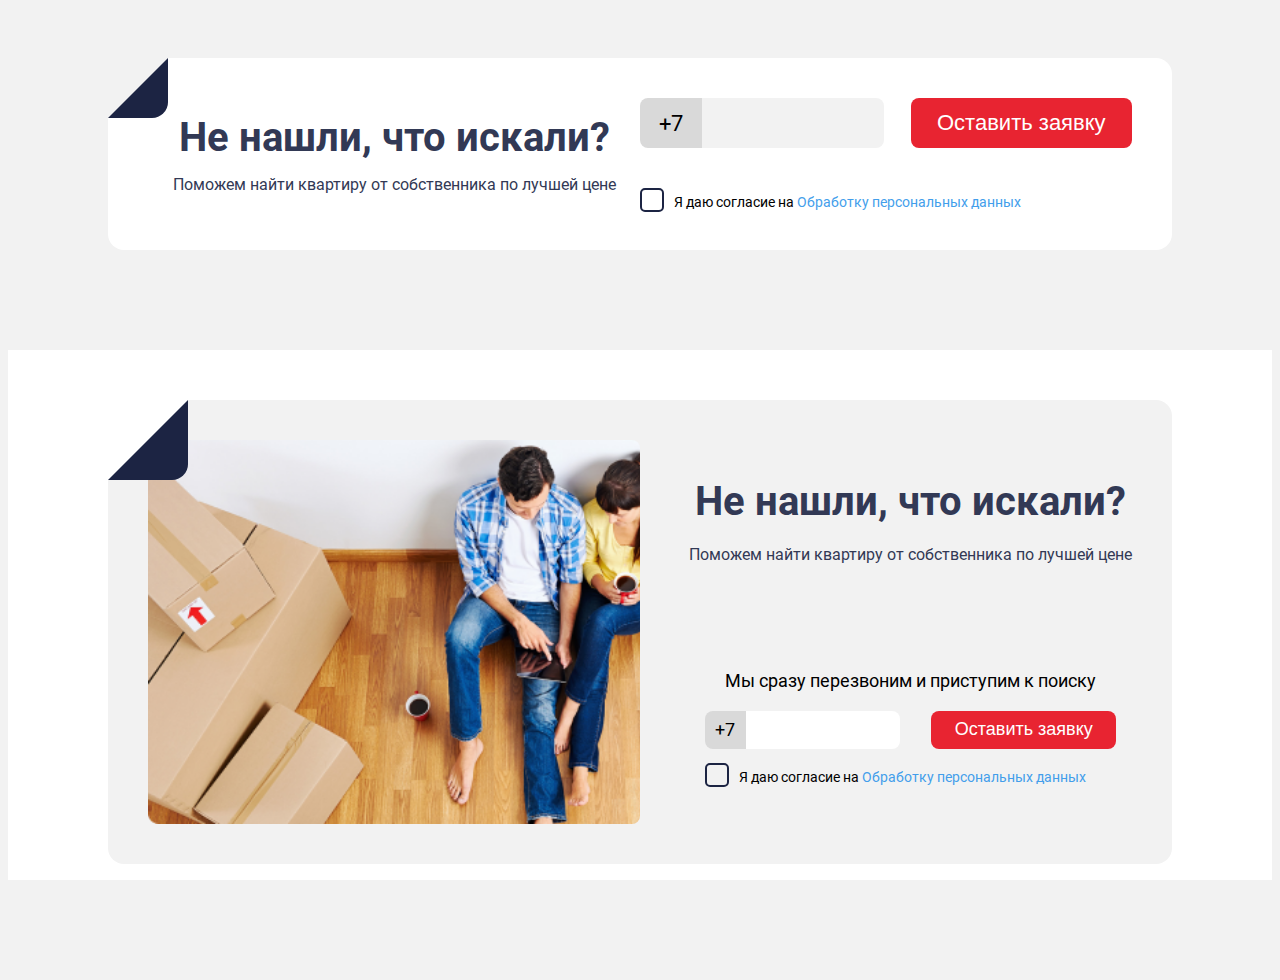
<file: app/templates/miniApplicationForm.html>
<!DOCTYPE html>
<html lang="rus">
  <head>
    <meta charset="UTF-8" />
    <meta name="viewport" content="width=device-width, initial-scale=1.0" />
    <title>Быстрая заявка на подбор</title>
    <link rel="stylesheet" href="../css/common/applicationForm.css" />
    <style>
      .main {
        margin-bottom: 100px;
      }
    </style>
  </head>

  <body>
    <div class="main">
      <div class="main_applicationForm-section">
        <div class="applicationForm">
          <div class="applicationForm_boorkmark"></div>
          <div class="applicationForm_advertismentInfo-section">
            <span class="advertismentInfo-section_header"
              >Не нашли, что искали?</span
            >
            <span class="advertismentInfo-section_subheader"
              >Поможем найти квартиру от собственника по лучшей цене</span
            >
          </div>
          <form
            action="#"
            method="post"
            class="applicationForm_applyInfo-section"
          >
            <div class="applyInfo-section_requiredActions-section">
              <div class="requiredActions-section_telephone-input">
                <div class="telephone-input_preNumber">+7</div>
                <input type="text" class="telephone-input_number" />
              </div>
              <button class="requredActions-section_apply-button">
                Оставить заявку
              </button>
            </div>
            <input
              type="checkbox"
              name="agreeCheckbox"
              id="agreeCheckbox"
              class="applyInfo-section_personalAgree-checkbox"
            />
            <label for="agreeCheckbox" class="personalAgree-label"
              >Я даю согласие на
              <a href="#">Обработку персональных данных</a></label
            >
          </form>
        </div>
      </div>
    </div>
    <div class="main">
      <div class="main_applicationFormBig-section">
        <div class="applicationFormBig">
          <div class="applicationFormBig_bookmark"></div>
          <div class="applicationFormBig_image"></div>
          <div class="applicationFormBig_application-section">
            <div class="applicationFormBig_advertisment-section">
              <span class="advertismentInfoBig-section_header"
                >Не нашли, что искали?</span
              >
              <span class="advertismentInfoBig-section_subheader"
                >Поможем найти квартиру от собственника по лучшей цене</span
              >
            </div>
            <div class="applicationFormBig_advertisment-section">
              <span class="advertisment-section_text"
                >Мы сразу перезвоним и приступим к поиску</span
              >
              <form action="#" method="POST" class="advertisment-section_form">
                <div class="form_requiredActions-section">
                  <div class="requiredActions-section_input">
                    <div class="input_preInput">+7</div>
                    <input type="text" class="input_number" />
                  </div>
                  <button class="requiredActions-section_button-big">
                    Оставить заявку
                  </button>
                </div>
                <div class="form_licenceAgreement-section">
                  <input
                    type="checkbox"
                    name="agreeCheckbox"
                    id="agreeCheckboxBig"
                    class="applyInfo-section_personalAgree-checkbox"
                  />
                  <label for="agreeCheckboxBig" class="personalAgree-label"
                    >Я даю согласие на
                    <a href="#">Обработку персональных данных</a></label
                  >
                </div>
              </form>
            </div>
          </div>
        </div>
      </div>
    </div>
    <div class="main">
      <div class="main_applicationForm-section-mobile">
        <div class="applicationForm-mobile">
          <div class="applicatonForm_info-section-mobile">
            <span class="info-section-mobile_header"
              >Не нашли, что искали?</span
            >
            <span class="info-section-mobile_subheader"
              >Поможем найти квартиру от собственника по лучшей цене</span
            >
          </div>
          <div class="applicationForm_apply-section-mobile">
            <form
              action="#"
              method="post"
              class="applicationForm_applyInfo-section-mobile"
            >
              <div class="applyInfo-section_requiredActions-section">
                <div class="requiredActions-section_telephone-input">
                  <div class="telephone-input_preNumber">+7</div>
                  <input type="text" class="telephone-input_number" />
                </div>
                <button class="requredActions-section_apply-button">
                  Оставить заявку
                </button>
              </div>
              <input
                type="checkbox"
                name="agreeCheckbox"
                id="agreeCheckbox"
                class="applyInfo-section_personalAgree-checkbox"
              />
              <label for="agreeCheckbox" class="personalAgree-label"
                >Я даю согласие на
                <a href="#">Обработку персональных данных</a></label
              >
            </form>
          </div>
        </div>
      </div>
    </div>
  </body>
</html>
</file>
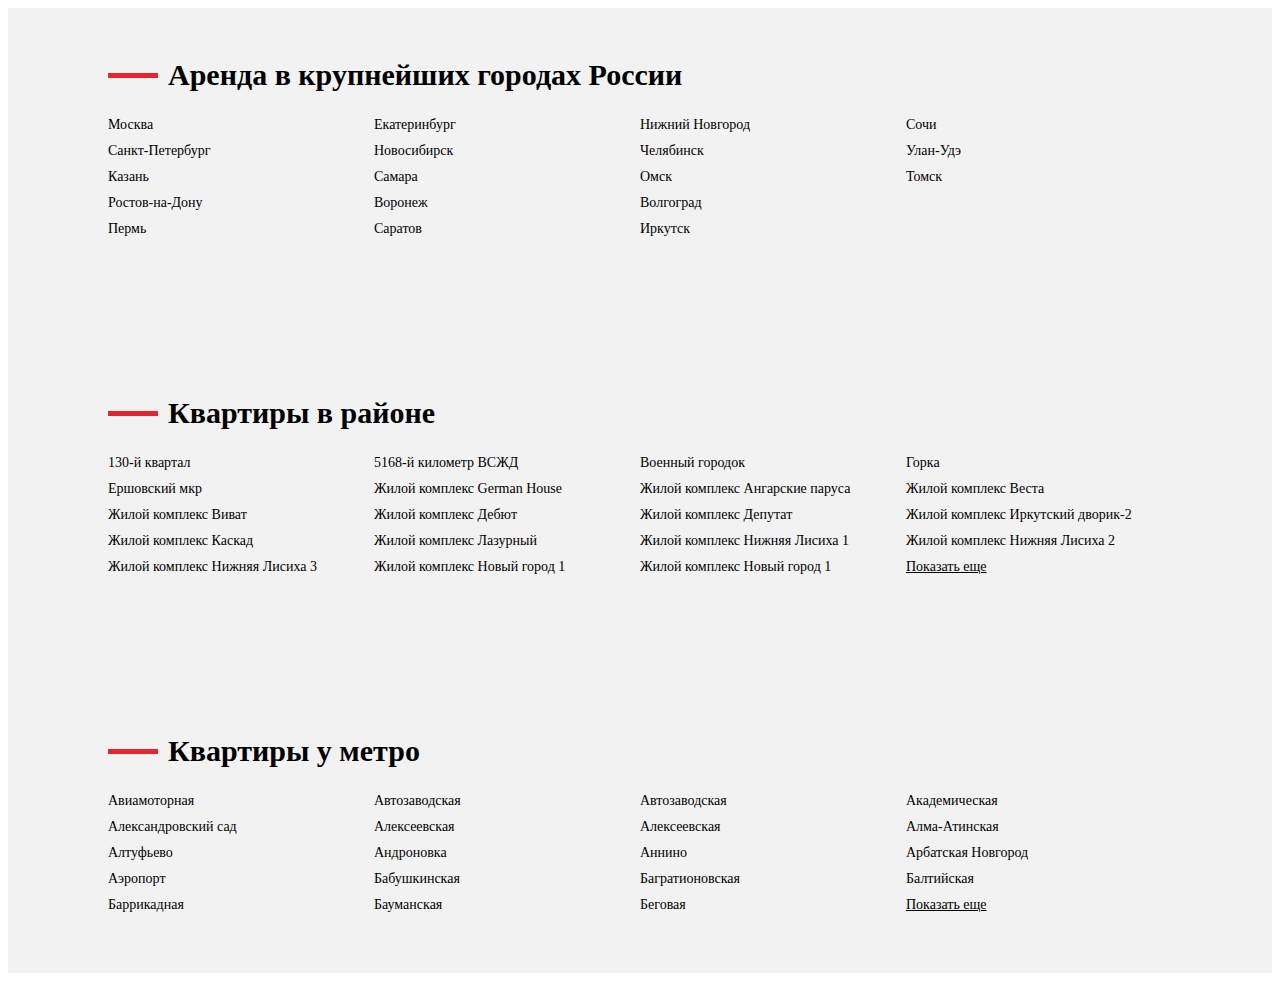
<file: app/templates/prefooter.html>
<!DOCTYPE html>
<html lang="en">
  <head>
    <meta charset="UTF-8" />
    <meta http-equiv="X-UA-Compatible" content="IE=edge" />
    <meta name="viewport" content="width=device-width, initial-scale=1.0" />
    <title>Prefooter</title>
    <link rel="stylesheet" href="../css/common/preFooterNavigation.css" />
  </head>
  <body>
    <div class="main">
      <div class="main_prefooter-section">
        <div class="prefooter-section_city-section">
          <div class="main_header-block">
            <span class="red-line"></span>
            <div class="main_section-block">
              <span class="main_section-header"
                >Аренда в крупнейших городах России</span
              >
            </div>
          </div>
          <div class="city-section_table">
            <section>
              <a href="#">Москва</a>
              <a href="#">Екатеринбург</a>
              <a href="#">Нижний Новгород</a>
              <a href="#">Сочи</a>
            </section>
            <section>
              <a href="#">Санкт-Петербург</a>
              <a href="#">Новосибирск</a>
              <a href="#">Челябинск</a>
              <a href="#">Улан-Удэ</a>
            </section>
            <section>
              <a href="#">Казань</a>
              <a href="#">Самара</a>
              <a href="#">Омск</a>
              <a href="#">Томск</a>
            </section>
            <section>
              <a href="#">Ростов-на-Дону</a>
              <a href="#">Воронеж</a>
              <a href="#">Волгоград</a>
            </section>
            <section>
              <a href="#">Пермь</a>
              <a href="#">Саратов</a>
              <a href="#">Иркутск</a>
            </section>
          </div>
        </div>
        <div class="prefooter-section_district-section">
          <div class="main_header-block">
            <span class="red-line"></span>
            <div class="main_section-block">
              <span class="main_section-header">Квартиры в районе</span>
            </div>
          </div>
          <div class="district-section_table">
            <section>
              <a href="#">130-й квартал</a>
              <a href="#">5168-й километр ВСЖД</a>
              <a href="#">Военный городок</a>
              <a href="#">Горка</a>
            </section>
            <section>
              <a href="#">Ершовский мкр</a>
              <a href="#">Жилой комплекс German House</a>
              <a href="#">Жилой комплекс Ангарские паруса</a>
              <a href="#">Жилой комплекс Веста</a>
            </section>
            <section>
              <a href="#">Жилой комплекс Виват</a>
              <a href="#">Жилой комплекс Дебют</a>
              <a href="#">Жилой комплекс Депутат</a>
              <a href="#">Жилой комплекс Иркутский дворик-2</a>
            </section>
            <section>
              <a href="#">Жилой комплекс Каскад</a>
              <a href="#">Жилой комплекс Лазурный</a>
              <a href="#">Жилой комплекс Нижняя Лисиха 1</a>
              <a href="#">Жилой комплекс Нижняя Лисиха 2</a>
            </section>
            <section>
              <a href="#">Жилой комплекс Нижняя Лисиха 3</a>
              <a href="#">Жилой комплекс Новый город 1</a>
              <a href="#">Жилой комплекс Новый город 1</a>
              <a href="#" style="text-decoration: underline">Показать еще</a>
            </section>
          </div>
        </div>
        <div class="prefooter-section_subway-section">
          <div class="main_header-block">
            <span class="red-line"></span>
            <div class="main_section-block">
              <span class="main_section-header">Квартиры у метро</span>
            </div>
          </div>
          <div class="subway-section_table">
            <section>
              <a href="#">Авиамоторная</a>
              <a href="#">Автозаводская</a>
              <a href="#">Автозаводская</a>
              <a href="#">Академическая</a>
            </section>
            <section>
              <a href="#">Александровский сад</a>
              <a href="#">Алексеевская</a>
              <a href="#">Алексеевская</a>
              <a href="#">Алма-Атинская</a>
            </section>
            <section>
              <a href="#">Алтуфьево</a>
              <a href="#">Андроновка</a>
              <a href="#">Аннино</a>
              <a href="#">Арбатская Новгород</a>
            </section>
            <section>
              <a href="#">Аэропорт</a>
              <a href="#">Бабушкинская</a>
              <a href="#">Багратионовская</a>
              <a href="#">Балтийская</a>
            </section>
            <section>
              <a href="#">Баррикадная</a>
              <a href="#">Бауманская</a>
              <a href="#">Беговая</a>
              <a href="#" style="text-decoration: underline">Показать еще</a>
            </section>
          </div>
        </div>
      </div>
    </div>
  </body>
</html>
</file>
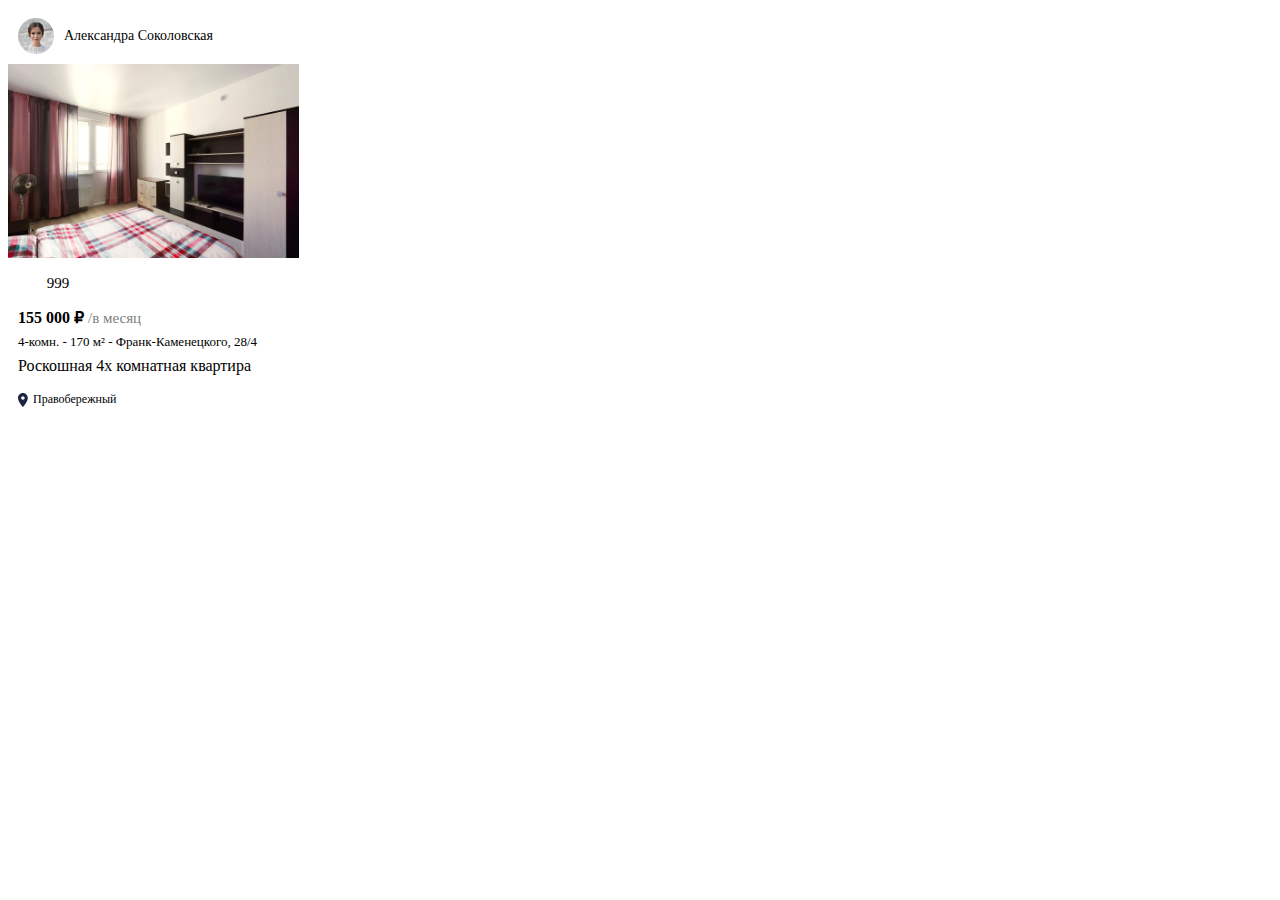
<file: app/templates/templateAdvert.html>
<!DOCTYPE html>
<html lang="en">
  <head>
    <meta charset="UTF-8" />
    <meta http-equiv="X-UA-Compatible" content="IE=edge" />
    <meta name="viewport" content="width=device-width, initial-scale=1.0" />
    <title>Карточка объявления</title>
    <link rel="stylesheet" href="../css/common/advertCard.css" />
  </head>
  <body>
    <div class="advertisments-section_advert-card">
      <div class="advert-card_panel-info-section">
        <div class="advert-card_info-section">
          <div class="info-section_avatar"></div>
          <span class="info-section_name">Александра Соколовская</span>
        </div>
      </div>
      <div class="advert-card_objPhotos-section">
        <img src="../img/main/main_rentAdvertisment-card.jpg" alt=":(" />
        <img src="../img/main/main_rentAdvertisment-card.jpg" alt=":(" />
        <img src="../img/main/main_rentAdvertisment-card.jpg" alt=":(" />
        <img src="../img/main/main_rentAdvertisment-card.jpg" alt=":(" />
        <img src="../img/main/main_rentAdvertisment-card.jpg" alt=":(" />
      </div>
      <div class="advert-card_infoCard-section">
        <div class="advert-card_panel-section">
          <div class="panel-section_section unfilledHeart"></div>
          <div class="panel-section_section counter">999</div>
          <div class="panel-section_section unfilledShare"></div>
        </div>
        <div class="advert-card_objInfo-section">
          <div class="objInfo-section_price-tag">
            <span class="price-tag_price">155 000 ₽</span>
            <span class="price-tag_per-month">/в месяц</span>
          </div>
          <div class="objInfo-section_flat-parameters">
            <span class="flat-parameters_roomAmount-span">4-комн.</span>
            -
            <span class="flat-parameters_flatArea-span">170 м²</span>
            -
            <span class="flat-parameters_flatAddress-span"
              >Франк-Каменецкого, 28/4</span
            >
          </div>
          <div class="objInfo-section_flat-description">
            Роскошная 4х комнатная квартира
          </div>
        </div>
        <div class="advert-card_objAddress-section">
          <img
            src="../img/main/main_map-checkmark.svg"
            class="objAddress-section_map-checkmark"
          />
          <span class="objAddress-section_address-span">Правобережный</span>
        </div>
      </div>
    </div>
  </body>
</html>
</file>
<file: app/css/common/applicationForm.css>
/* Шрифты жирный и обычный */
@font-face {
  font-family: "Roboto";
  font-weight: 400;
  src: url("../../fonts/Roboto-Regular.ttf");
}
@font-face {
  font-family: "Roboto";
  font-weight: 700;
  src: url("../../fonts/Roboto-Bold.ttf");
}

@font-face {
  font-family: "Roboto";
  font-weight: 300;
  src: url("../../fonts/Roboto-Light.ttf");
}
body {
  font-family: "Roboto";
  background-color: #f2f2f2;
}

/* Стили для мини-формы заявки-----------------------------------------------  */
.main_applicationForm-section {
  height: fit-content;
  padding: 50px 100px 0px 100px;
}

.applicationForm {
  position: relative;
  display: flex;
  padding: 40px;
  height: fit-content;
  background-color: #fff;
  border-radius: 16px;
  justify-content: space-between;
}

.applicationForm_boorkmark {
  position: absolute;
  top: 0px;
  left: 0px;
  border-top: 30px solid transparent;
  border-left: 30px solid transparent;
  border-right: 30px solid #1c2443;
  border-bottom: 30px solid #1c2443;
  border-radius: 0px 0px 16px 0px;
  background-color: #f2f2f2;
}

.applicationForm_advertismentInfo-section {
  display: flex;
  flex-direction: column;
  width: 50%;
  justify-content: center;
  align-items: center;
}
.advertismentInfo-section_header {
  color: #323955;
  font-weight: bold;
  font-size: 40px;
  margin-bottom: 14px;
}

.advertismentInfo-section_subheader {
  color: #323955;
  font-weight: 400;
  font-size: 16px;
}
.applicationForm_applyInfo-section {
  display: flex;
  flex-direction: column;
  width: 50%;
}
.applyInfo-section_requiredActions-section {
  display: flex;
  width: 100%;
  height: fit-content;
}

.requiredActions-section_telephone-input {
  display: flex;
  height: 50px;
  width: 50%;
  margin-right: 5%;
}
.telephone-input_preNumber {
  background-color: #d9d9d9;
  display: flex;
  align-items: center;
  justify-content: center;
  border-radius: 8px 0px 0px 8px;
  font-size: 22px;
  width: 25%;
  height: 100%;
}

.telephone-input_number {
  outline: none;
  border: none;
  background-color: #f2f2f2;
  margin-left: 0px;
  padding: 0;
  padding-left: 10px;
  font-size: 20px;
  width: 70%;
  height: 100%;
  border-radius: 0px 8px 8px 0px;
}

.requredActions-section_apply-button {
  width: 45%;
  height: 100%;
  background-color: #e82431;
  color: white;
  outline: none;
  border: none;
  border-radius: 8px;
  font-size: 22px;
  font-weight: normal;
  cursor: pointer;
}

.requredActions-section_apply-button:active {
  box-shadow: 0px 5px 20px rgba(0, 0, 0, 0.3);
}

.applyInfo-section_personalAgree-checkbox {
  display: none;
}
.applyInfo-section_personalAgree-checkbox + label::before {
  content: "";
  display: inline-block;
  position: relative;
  top: 5px;
  width: 20px;
  height: 20px;
  border: 2px solid #1c2443;
  border-radius: 5px;
  margin-right: 10px;
  background-repeat: no-repeat;
  background-position: center center;
  background-size: 50% 50%;
}

.applyInfo-section_personalAgree-checkbox:checked + label::before {
  border-color: #1c2443;
  background-color: #1c2443;
  background-image: url("../../img/main/checkmark.svg");
}

.personalAgree-label > a,
.personalAgree-label > a:visited {
  text-decoration: none;
  color: #429eeb;
}

.personalAgree-label > a:hover,
.personalAgree-label > a:active {
  color: #e82431;
}

.personalAgree-label {
  margin-top: 15px;
  font-size: 14px;
}
/* ----------------------------------------------- Конец стилей для мини-формы заявки */

/* Начало стилей для большой формы заявки на подбор -----------------------------------------------  */

.main_applicationFormBig-section {
  padding: 50px 100px 0px 100px;
  background-color: #fff;
  height: 480px;
}
.applicationFormBig {
  position: relative;
  padding: 40px;
  height: 80%;
  display: flex;
  background-color: #f2f2f2;
  border-radius: 16px;
  justify-content: space-between;
}

.applicationFormBig_bookmark {
  position: absolute;
  top: 0px;
  left: 0px;
  border-top: 40px solid transparent;
  border-left: 40px solid transparent;
  border-right: 40px solid #1c2443;
  border-bottom: 40px solid #1c2443;
  border-radius: 0px 0px 16px 0px;
  background-color: #fff;
  z-index: 100;
}

.applicationFormBig_image {
  background-image: url("../../img/main/main_applicationForm.png");
  width: 50%;
  height: 100%;
  background-size: cover;
  border-radius: 8px;
}

.applicationFormBig_application-section {
  display: flex;
  flex-direction: column;
  justify-content: space-around;
  align-items: center;
}

.applicationFormBig_advertisment-section {
  display: flex;
  flex-direction: column;
  height: 30%;
  align-items: center;
}

.advertismentInfoBig-section_header {
  color: #323955;
  font-size: 40px;
  font-weight: bold;
  margin-bottom: 20px;
}

.advertismentInfoBig-section_subheader {
  color: #323955;
  font-size: 16px;
  font-weight: normal;
}

.advertisment-section_text {
  font-size: 18px;
  margin-bottom: 20px;
}

.advertisment-section_form {
  display: flex;
  flex-direction: column;
  align-items: flex-start;
  justify-content: space-between;
  height: 100%;
  width: 100%;
}

.form_requiredActions-section {
  display: flex;
  height: 50%;
  max-height: 40px;
  width: 100%;
}

.requiredActions-section_input {
  display: flex;
  width: 50%;
  margin-right: 5%;
}

.input_preInput {
  background-color: #d9d9d9;
  font-size: 18px;
  display: flex;
  align-items: center;
  justify-content: center;
  width: 20%;
  height: 100%;
  border-radius: 8px 0 0 8px;
}

.input_number {
  border: none;
  outline: none;
  font-size: 18px;
  width: 70%;
  height: 100%;
  padding: 0;
  padding-left: 10px;
  border-radius: 0 8px 8px 0;
}

.requiredActions-section_button-big {
  background-color: #e82431;
  border: none;
  height: 100%;
  width: 45%;
  border-radius: 8px;
  font-size: 18px;
  color: white;
}

/* Мобильная заявка на подбор */
.main_applicationForm-section-mobile {
  display: none;
  flex-direction: column;
  justify-content: center;
  align-items: center;
  background-color: #f2f2f2;
  max-height: 300px;
  height: 300px;
  width: 100%;
  margin-bottom: 30px;
}
.applicationForm-mobile {
  width: 86%;
  height: 100%;
  background-color: #fff;
  padding: 0px 20px;
  display: flex;
  flex-direction: column;
  justify-content: space-around;
  border-radius: 8px;
}
.applicatonForm_info-section-mobile {
  display: flex;
  flex-direction: column;
  align-items: center;
  justify-content: center;
  height: 40%;
  width: 100%;
}

.info-section-mobile_header {
  font-size: 40px;
  font-weight: bold;
  color: #323955;
  margin-bottom: 10px;
}

.info-section-mobile_subheader {
  font-size: 20px;
}

.applicationForm_apply-section-mobile {
  width: 100%;
  height: fit-content;
}
.applicationForm_applyInfo-section-mobile {
  width: 100%;
  height: 100%;
}
.requredActions-section_apply-button {
  height: 50px;
}

.requiredActions-section_telephone-input {
  margin-bottom: 20px;
}
@media (min-width: 1024px) and (max-width: 1200px) {
  .main_applicationForm-section {
    height: fit-content;
    padding: 50px 50px 0px 50px;
  }
  .applicationForm {
    padding: 45px 20px;
  }
  .applicationForm_boorkmark {
    border-top: 20px solid transparent;
    border-left: 20px solid transparent;
    border-bottom: 20px solid #1c2443;
    border-right: 20px solid #1c2443;
  }
  .applicationForm_advertismentInfo-section {
    align-items: flex-start;
  }
  .advertismentInfo-section_header {
    font-size: 35px;
    margin-bottom: 10px;
  }
  .advertismentInfo-section_subheader {
    font-size: 15px;
  }
  .main_applicationFormBig-section {
    padding: 50px 50px 0px 50px;
    background-color: #fff;
    height: 370px;
  }
  .applicationFormBig_image {
    margin-right: 30px;
  }
  .applicationFormBig_advertisment-section {
    height: 40%;
  }
  .advertismentInfoBig-section_header {
    font-size: 35px;
    margin-bottom: 5px;
  }
  .advertismentInfoBig-section_subheader {
    font-size: 15px;
  }
}
@media screen and (min-width: 720px) and (max-width: 1023px) {
  .main_applicationForm-section {
    display: none;
  }

  .main_applicationFormBig-section {
    display: none;
  }
  .main_applicationForm-section-mobile {
    display: flex;
  }
}

@media screen and (min-width: 414px) and (max-width: 719px) {
  .main_applicationForm-section {
    display: none;
  }

  .main_applicationFormBig-section {
    display: none;
  }
  .main_applicationForm-section-mobile {
    display: flex;
  }
}
@media (min-width: 413px) and (max-width: 599px) {
  .main_applicationForm-section {
    display: none;
  }

  .main_applicationFormBig-section {
    display: none;
  }
  .main_applicationForm-section-mobile {
    display: flex;
  }
  .applicationForm-mobile {
    padding: 20px;
  }

  .info-section-mobile_header {
    font-size: 33px;
  }
  .info-section-mobile_subheader {
    font-size: 12.7px;
    text-align: center;
  }
  .telephone-input_preNumber {
    font-size: 18px;
    height: 35px;
  }
  .telephone-input_number {
    font-size: 18px;
    height: 35px;
  }
  .requredActions-section_apply-button {
    font-size: 14px;
    height: 35px;
  }
  .personalAgree-label {
    font-size: 12px;
  }
}

@media (min-width: 320px) and (max-width: 413px) {
  .main_applicationForm-section {
    display: none;
  }

  .main_applicationFormBig-section {
    display: none;
  }
  .main_applicationForm-section-mobile {
    display: flex;
  }
  .applicationForm-mobile {
    padding: 20px;
    height: 80%;
  }

  .info-section-mobile_header {
    font-size: 25px;
  }
  .info-section-mobile_subheader {
    font-size: 13px;
    text-align: center;
  }
  .telephone-input_preNumber {
    font-size: 13px;
    height: 35px;
  }
  .telephone-input_number {
    font-size: 13px;
    height: 35px;
  }
  .requredActions-section_apply-button {
    font-size: 13px;
    height: 35px;
  }
  .requiredActions-section_telephone-input {
    margin-bottom: 0;
  }
  .personalAgree-label {
    margin-top: 0;
    font-size: 9px;
    cursor: pointer;
  }
}
</file>
<file: app/css/common/preFooterNavigation.css>
.main_header-block {
  display: flex;
  align-items: flex-start;
  justify-content: flex-start;
}

.red-line {
  width: 50px;
  height: 5px;
  background-color: #e82431;
  margin-right: 10px;
  margin-top: 15px;
}

.main_section-header {
  font-size: 30px;
  color: #000;
  font-weight: bold;
  margin-bottom: 5px;
}
.main_section-block {
  display: flex;
  flex-direction: column;
}

.main_prefooter-section {
  padding: 50px 100px 50px 100px;
  display: flex;
  flex-direction: column;
  justify-content: space-between;
  height: 865px;
  background-color: #f2f2f2;
}

.prefooter-section_city-section,
.prefooter-section_subway-section,
.prefooter-section_district-section {
  width: 100%;
  max-height: 33%;
}

.city-section_table,
.district-section_table,
.subway-section_table {
  margin-top: 20px;
  display: flex;
  flex-direction: column;
}

.city-section_table > section,
.district-section_table > section,
.subway-section_table > section {
  display: flex;
  align-items: center;
  width: 100%;
  margin-bottom: 10px;
}

.city-section_table > section > a,
.city-section_table > section > a:visited,
.district-section_table > section > a,
.district-section_table > section > a:visited,
.subway-section_table > section > a,
.subway-section_table > section > a:visited {
  font-size: 14px;
  color: black;
  text-decoration: none;
  width: 25%;
}

.city-section_table > section > a:hover,
.district-section_table > section > a:hover,
.subway-section_table > section > a:hover {
  color: #e82431;
}

@media (min-width: 1024px) and (max-width: 1200px) {
  .main_prefooter-section {
    height: 600px;
    padding: 50px;
  }
  .city-section_table > section > a,
  .city-section_table > section > a:visited,
  .district-section_table > section > a,
  .district-section_table > section > a:visited,
  .subway-section_table > section > a,
  .subway-section_table > section > a:visited {
    font-size: 11px;
    color: black;
    text-decoration: none;
    width: 25%;
  }
}

@media (min-width: 720px) and (max-width: 1023px) {
  .city-section_table > section > a,
  .city-section_table > section > a:visited,
  .district-section_table > section > a,
  .district-section_table > section > a:visited,
  .subway-section_table > section > a,
  .subway-section_table > section > a:visited {
    font-size: 9px;
    color: black;
    text-decoration: none;
    width: 25%;
  }

  .main_prefooter-section {
    height: auto;
    padding: 20px 10px;
  }
  .subway-section_table,
  .city-section_table,
  .district-section_table {
    margin-top: 10px;
    flex-direction: row;
    flex-wrap: wrap;
  }
  .subway-section_table > section,
  .city-section_table > section,
  .district-section_table > section {
    flex-direction: column;
    width: 33%;
    align-items: flex-start;
  }
  .subway-section_table > section > a,
  .city-section_table > section > a,
  .district-section_table > section > a {
    width: 100%;
    margin-bottom: 10px;
  }
}

@media (min-width: 600px) and (max-width: 719px) {
  .city-section_table > section > a,
  .city-section_table > section > a:visited,
  .district-section_table > section > a,
  .district-section_table > section > a:visited,
  .subway-section_table > section > a,
  .subway-section_table > section > a:visited {
    font-size: 9px;
    color: black;
    text-decoration: none;
    width: 25%;
  }

  .main_prefooter-section {
    height: auto;
    padding: 20px 10px;
  }
  .subway-section_table,
  .city-section_table,
  .district-section_table {
    margin-top: 10px;
    flex-direction: row;
    flex-wrap: wrap;
  }
  .subway-section_table > section,
  .city-section_table > section,
  .district-section_table > section {
    flex-direction: column;
    width: 33%;
    align-items: flex-start;
  }
  .subway-section_table > section > a,
  .city-section_table > section > a,
  .district-section_table > section > a {
    width: 100%;
    margin-bottom: 10px;
  }
}

@media (min-width: 414px) and (max-width: 599px) {
  .city-section_table > section > a,
  .city-section_table > section > a:visited,
  .district-section_table > section > a,
  .district-section_table > section > a:visited,
  .subway-section_table > section > a,
  .subway-section_table > section > a:visited {
    font-size: 13px;
    color: black;
    text-decoration: none;
    width: 25%;
  }

  .main_prefooter-section {
    height: auto;
    padding: 20px 10px;
  }
  .subway-section_table,
  .city-section_table,
  .district-section_table {
    margin-top: 5px;
    flex-direction: column;
  }
  .subway-section_table > section,
  .city-section_table > section,
  .district-section_table > section {
    flex-direction: column;
    width: 100%;
    align-items: flex-start;
    margin-bottom: 0px;
  }
  .subway-section_table > section > a,
  .city-section_table > section > a,
  .district-section_table > section > a {
    width: 100%;
    margin-bottom: 5px;
  }

  .district-section_table > section:nth-child(2),
  .district-section_table > section:nth-child(3),
  .district-section_table > section:nth-child(4),
  .subway-section_table > section:nth-child(2),
  .subway-section_table > section:nth-child(3),
  .subway-section_table > section:nth-child(4) {
    display: none;
  }
}

@media (min-width: 320px) and (max-width: 413px) {
  .city-section_table > section > a,
  .city-section_table > section > a:visited,
  .district-section_table > section > a,
  .district-section_table > section > a:visited,
  .subway-section_table > section > a,
  .subway-section_table > section > a:visited {
    font-size: 13px;
    color: black;
    text-decoration: none;
    width: 25%;
  }

  .main_prefooter-section {
    height: auto;
    padding: 20px 10px;
  }
  .subway-section_table,
  .city-section_table,
  .district-section_table {
    margin-top: 5px;
    flex-direction: column;
  }
  .subway-section_table > section,
  .city-section_table > section,
  .district-section_table > section {
    flex-direction: column;
    width: 100%;
    align-items: flex-start;
    margin-bottom: 0px;
  }
  .subway-section_table > section > a,
  .city-section_table > section > a,
  .district-section_table > section > a {
    width: 100%;
    margin-bottom: 5px;
  }

  .district-section_table > section:nth-child(2),
  .district-section_table > section:nth-child(3),
  .district-section_table > section:nth-child(4),
  .subway-section_table > section:nth-child(2),
  .subway-section_table > section:nth-child(3),
  .subway-section_table > section:nth-child(4) {
    display: none;
  }
}
</file>
<file: app/css/common/advertCard.css>
.advertisments-section_advert-card {
  cursor: pointer;
  display: flex;
  flex-direction: column;
  max-height: 450px;
  width: 23%;
  background-color: #fff;
  border-radius: 8px;
  margin-right: auto;
  margin-bottom: 30px;
}
.advertisments-section_advert-card:hover {
  box-shadow: 0px 5px 20px rgba(0, 0, 0, 0.3);
}
.advert-card_panel-info-section {
  padding: 10px;
  width: 100%;
  display: flex;
  flex-wrap: nowrap;
}
.advert-card_infoCard-section {
  display: flex;
  flex-direction: column;
}
.advert-card_info-section {
  display: flex;
  align-items: center;
  width: 100%;
}
.info-section_name {
  font-size: 14px;
}
.info-section_avatar {
  border-radius: 50%;
  width: 36px;
  height: 36px;
  margin-right: 10px;
  background-image: url("../../img/main/avatar-example.png");
  background-size: cover;
}
.advert-card_panel-section {
  display: flex;
  align-items: center;
  justify-content: flex-start;
  width: 50%;
  height: 30px;
  padding: 10px 0px 5px 10px;
}
.panel-section_section {
  width: 20px;
  height: 20px;
  display: flex;
  align-items: center;
  justify-content: center;
  background-repeat: no-repeat;
  background-size: cover;
  color: black;
  cursor: pointer;
  margin-right: 10px;
}
.counter {
  font-size: 15px;
}
.advert-card_objPhotos-section {
  display: flex;
  width: 100%;
  max-height: 237px;
  overflow-x: scroll;
  overflow-y: hidden;
}
.advert-card_objPhotos-section > img {
  border-right: 3px solid white;
  width: 100%;
}

.advert-card_objPhotos-section img:last-child {
  border-right: none;
}
.advert-card_objInfo-section {
  height: auto;
  padding: 5px 10px 10px 10px;
  display: flex;
  flex-direction: column;
  justify-content: space-between;
}
.advert-card_objInfo-section > div {
  margin-bottom: 7px;
}
.objInfo-sectiono_price-tag {
  display: flex;
  justify-content: flex-start;
  align-items: center;
}
.price-tag_price {
  font-weight: bold;
  font-size: 16px;
}

.price-tag_per-month {
  color: #808080;
  font-size: 15px;
}

.objInfo-section_flat-parameters {
  font-weight: 300;
  font-size: 13px;
}

.objInfo-section_flat-description {
  font-weight: 300;
  font-size: 16px;
}
.advert-card_objAddress-section {
  height: fit-content;
  width: 100%;
  padding: 0px 10px 10px 10px;
  display: flex;
  justify-content: flex-start;
  align-items: center;
}
.objAddress-section_map-checkmark {
  width: 10px;
  height: 14px;
  margin-right: 5px;
}

.objAddress-section_address-span {
  font-size: 12px;
  font-weight: 300;
}

@media (min-width: 720px) and (max-width: 1023px) {
}

@media screen and (min-width: 600px) and (max-width: 719px) {
}

@media screen and (min-width: 414px) and (max-width: 599px) {
}
@media screen and (min-width: 320px) and (max-width: 413px) {
}
</file>
